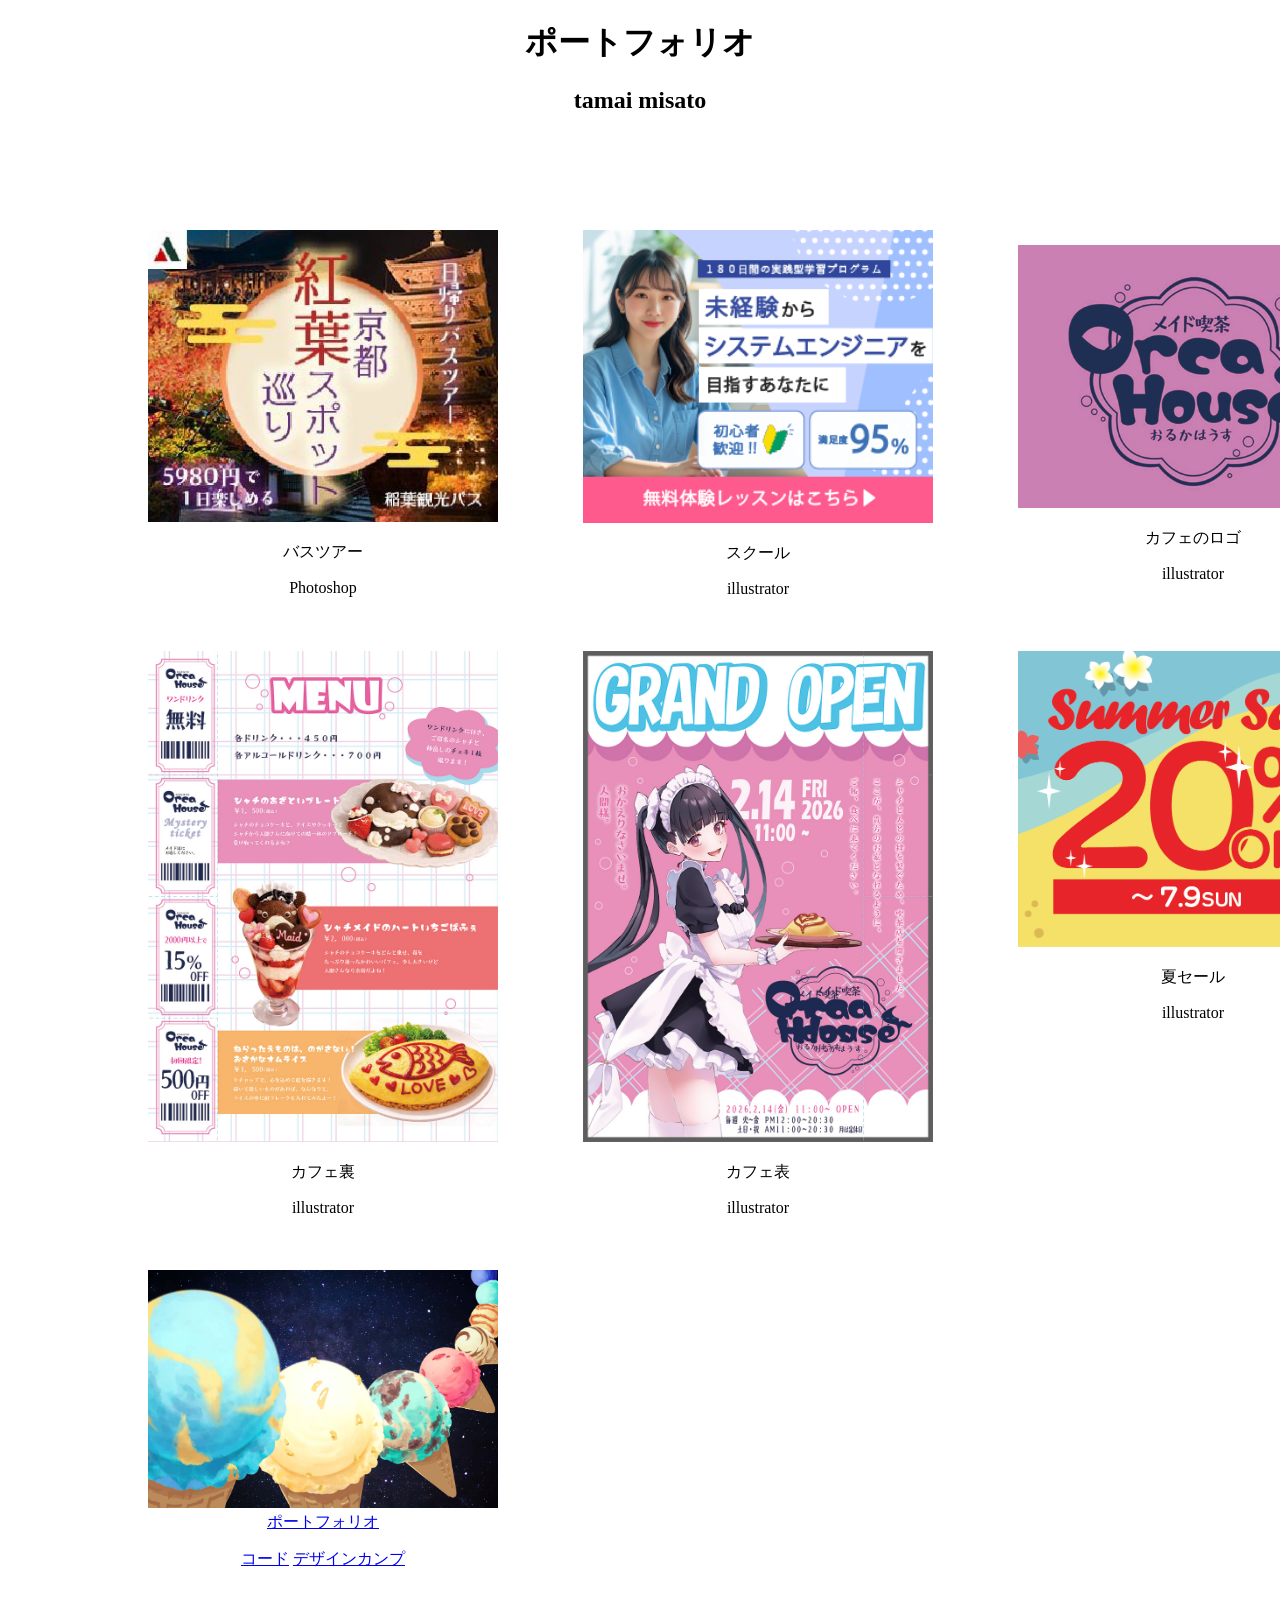
<file: index.html>
<!DOCTYPE html>
<html lang="ja">
<head>
	<meta charset="UTF-8">
	<link rel="stylesheet" href="css/style.css">
	<meta name="viewport" content="width=device-width, initial-scale=1.0">
	<title>作品集</title>
</head>
<body>
	<div class="title-wrapper">
		<h1 class="portfolio-title">ポートフォリオ</h1>
		<h2 class="title-name">tamai misato</h2>
	</div>
	<section class="item-wrapper">
		<div class="container">
			<figure class="images">
					<img class="picture" src="images/bus.jpg" alt="バスツアーのバナー">
					<figcaption class="bana-title">
						<p>バスツアー</p><p>Photoshop</p>
					</figcaption>
			</figure>
			<figure class="images">
					<img class="picture" src="images/school.png" alt="">
					<figcaption class="bana-title">
						<p>スクール</p><p>illustrator</p>
					</figcaption>
			</figure>
			<figure class="images mini">
				<div>
					<img class="picture" src="images/cafelogo.jpg" alt="カフェのロゴ">
					<figcaption class="bana-title">
						<p>カフェのロゴ</p><p>illustrator</p>
					</figcaption>
				</div>
			</figure>
			<figure class="images">
					<img class="picture" src="images/menu.jpg" alt="">
					<figcaption class="bana-title">
						<p>カフェ裏</p><p>illustrator</p>
					</figcaption>
			</figure>
			<figure class="images">
					<img class="picture" src="images/face.jpg" alt="">
					<figcaption class="bana-title">
						<p>カフェ表</p><p>illustrator</p>
					</figcaption>
			</figure>
			<figure class="images">
					<img class="picture" src="images/natu.png" alt="">
					<figcaption class="bana-title">
						<p>夏セール</p><p>illustrator</p>
					</figcaption>
			</figure>

			<figure class="images mini">
				<div>
					<img class="picture" src="images/ise-background.jpg" alt="">
					<figcaption class="bana-title">
						<a href="https://tama495.github.io/portfolio-1/">ポートフォリオ</p>
						<a href="https://github.com/tama495/portfolio-1">コード</a>
						<a href="kanpu.html">デザインカンプ</a>
					</figcaption>

				</div>
			</figure>
		</div>
	</section>


















</body>

</html>
</file>
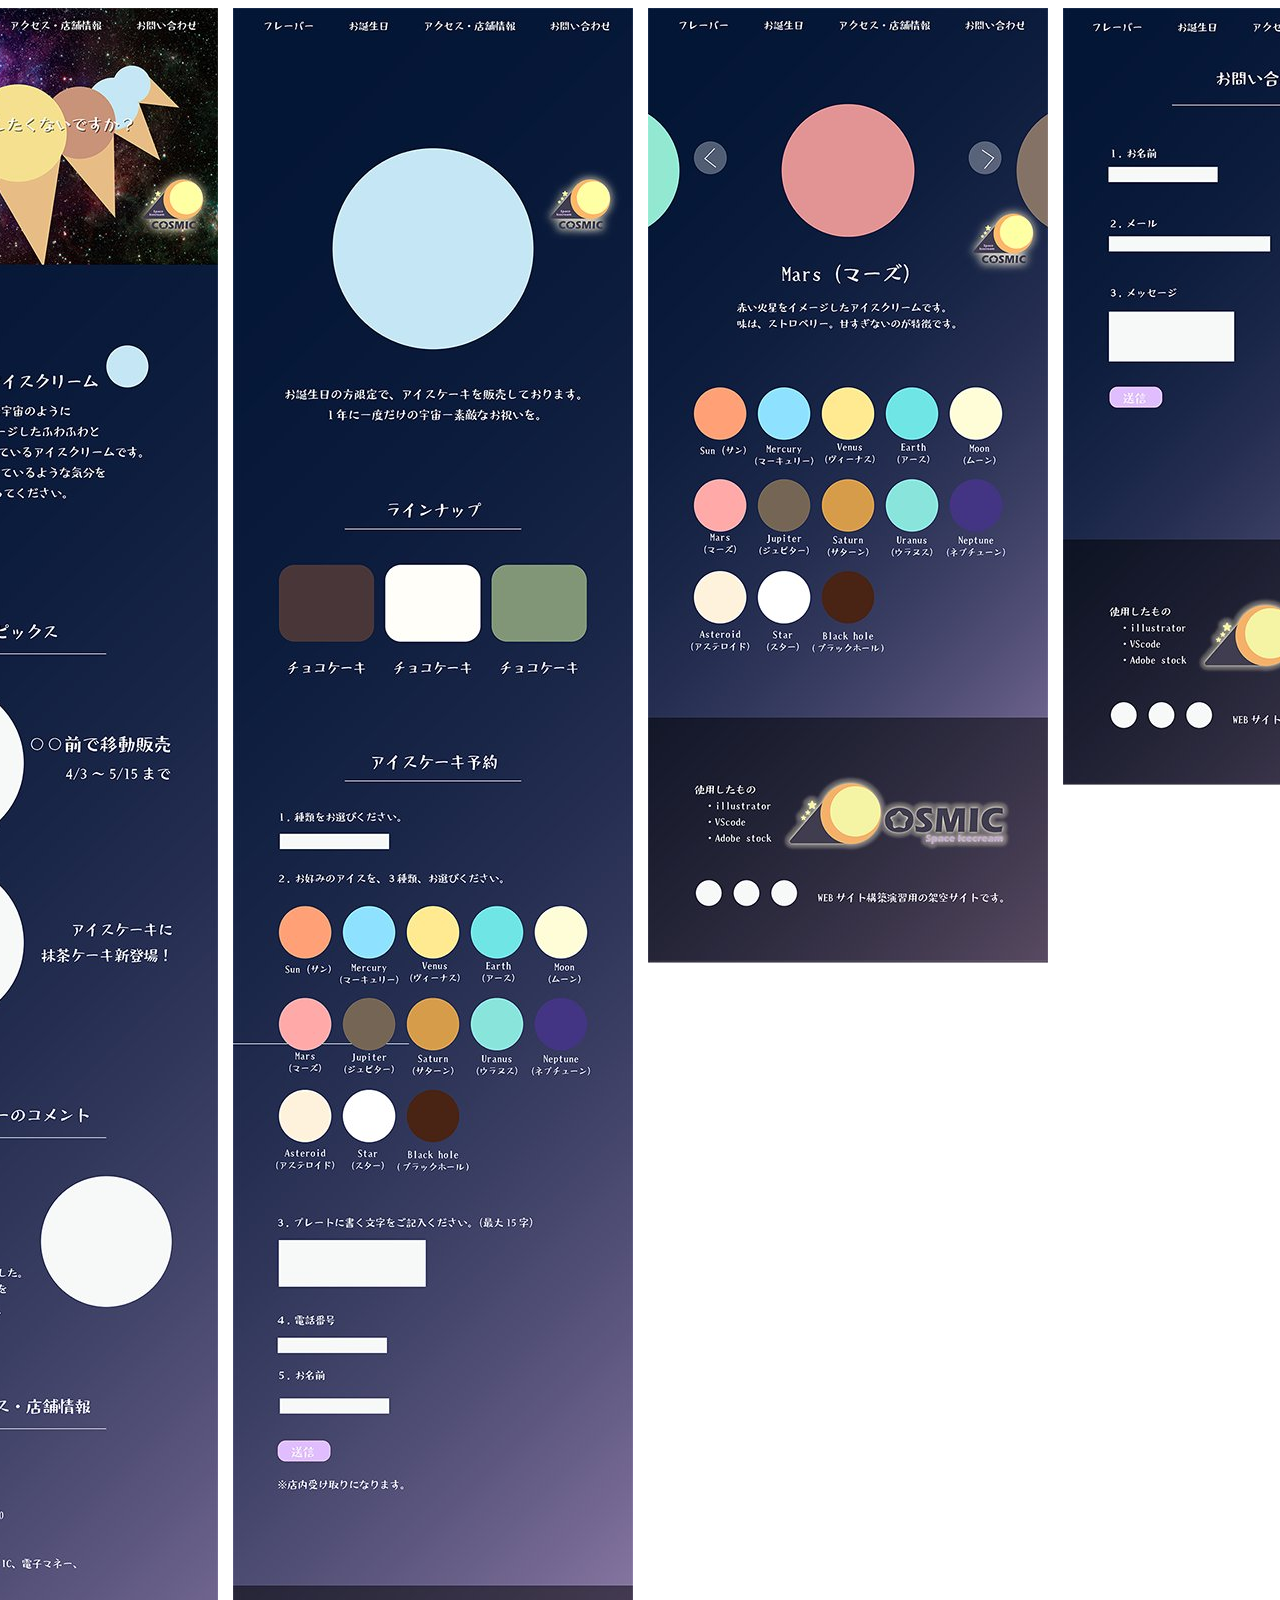
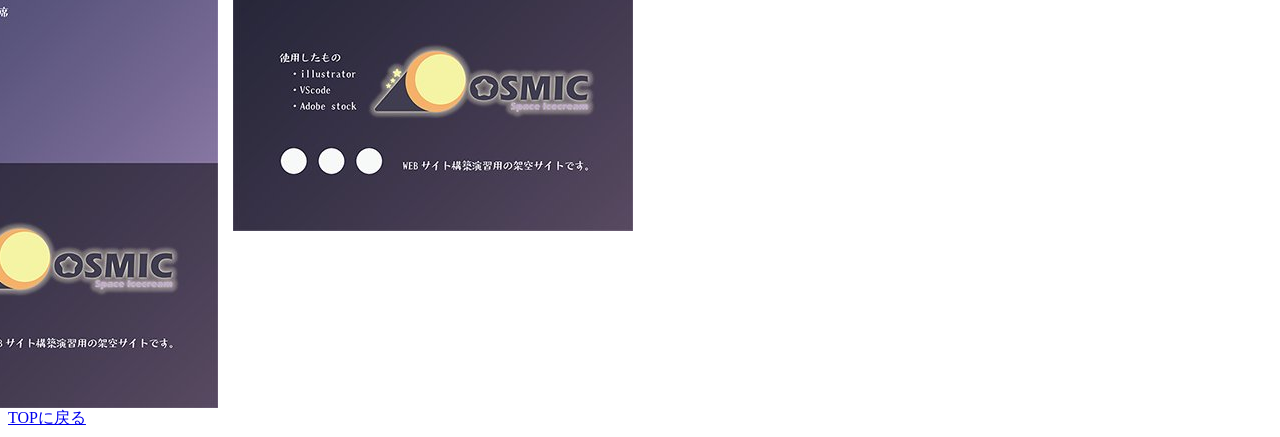
<file: kanpu.html>
<!DOCTYPE html>
<html lang="ja">
<head>
	<meta charset="UTF-8">
	<link rel="stylesheet" href="css/style.css">
	<meta name="viewport" content="width=device-width, initial-scale=1.0">
	<title>作品集</title>
</head>

<body>
<div class="comp">
	<img src="images/comp-tamai-1.jpg" class="compimg">
	<img src="images/comp-tamai-2.jpg" class="compimg">
	<img src="images/comp-tamai-3.jpg" class="compimg">
	<img src="images/comp-tamai-4.jpg" class="compimg">
</div>
<footer><a href="index.html">TOPに戻る</a></footer>
</body>

</html>
</file>
<file: css/style.css>
@charset "utf-8";

.title-wrapper{
  width: 500px;
  margin-right: auto;
  margin-left: auto;
}

.portfolio-title{
  text-align: center;
}

.title-name{
  text-align: center;
}



/*ここから作品*/
.picture{
  width: 350px;
}

.item-wrapper{
  margin: 100px;
}

.container{
  display: grid;
  grid-template-columns: repeat(3,1fr);
  gap: 5px;
}

.bana-title{
  text-align: center;
}

.images{
  text-align: center;
}

.mini{
  display: flex;
  align-items: center;
  justify-content: center;
}


.comp{
   display: flex;
    justify-content: center; 
    align-items: flex-start;
    gap: 15px;
  }
</file>
